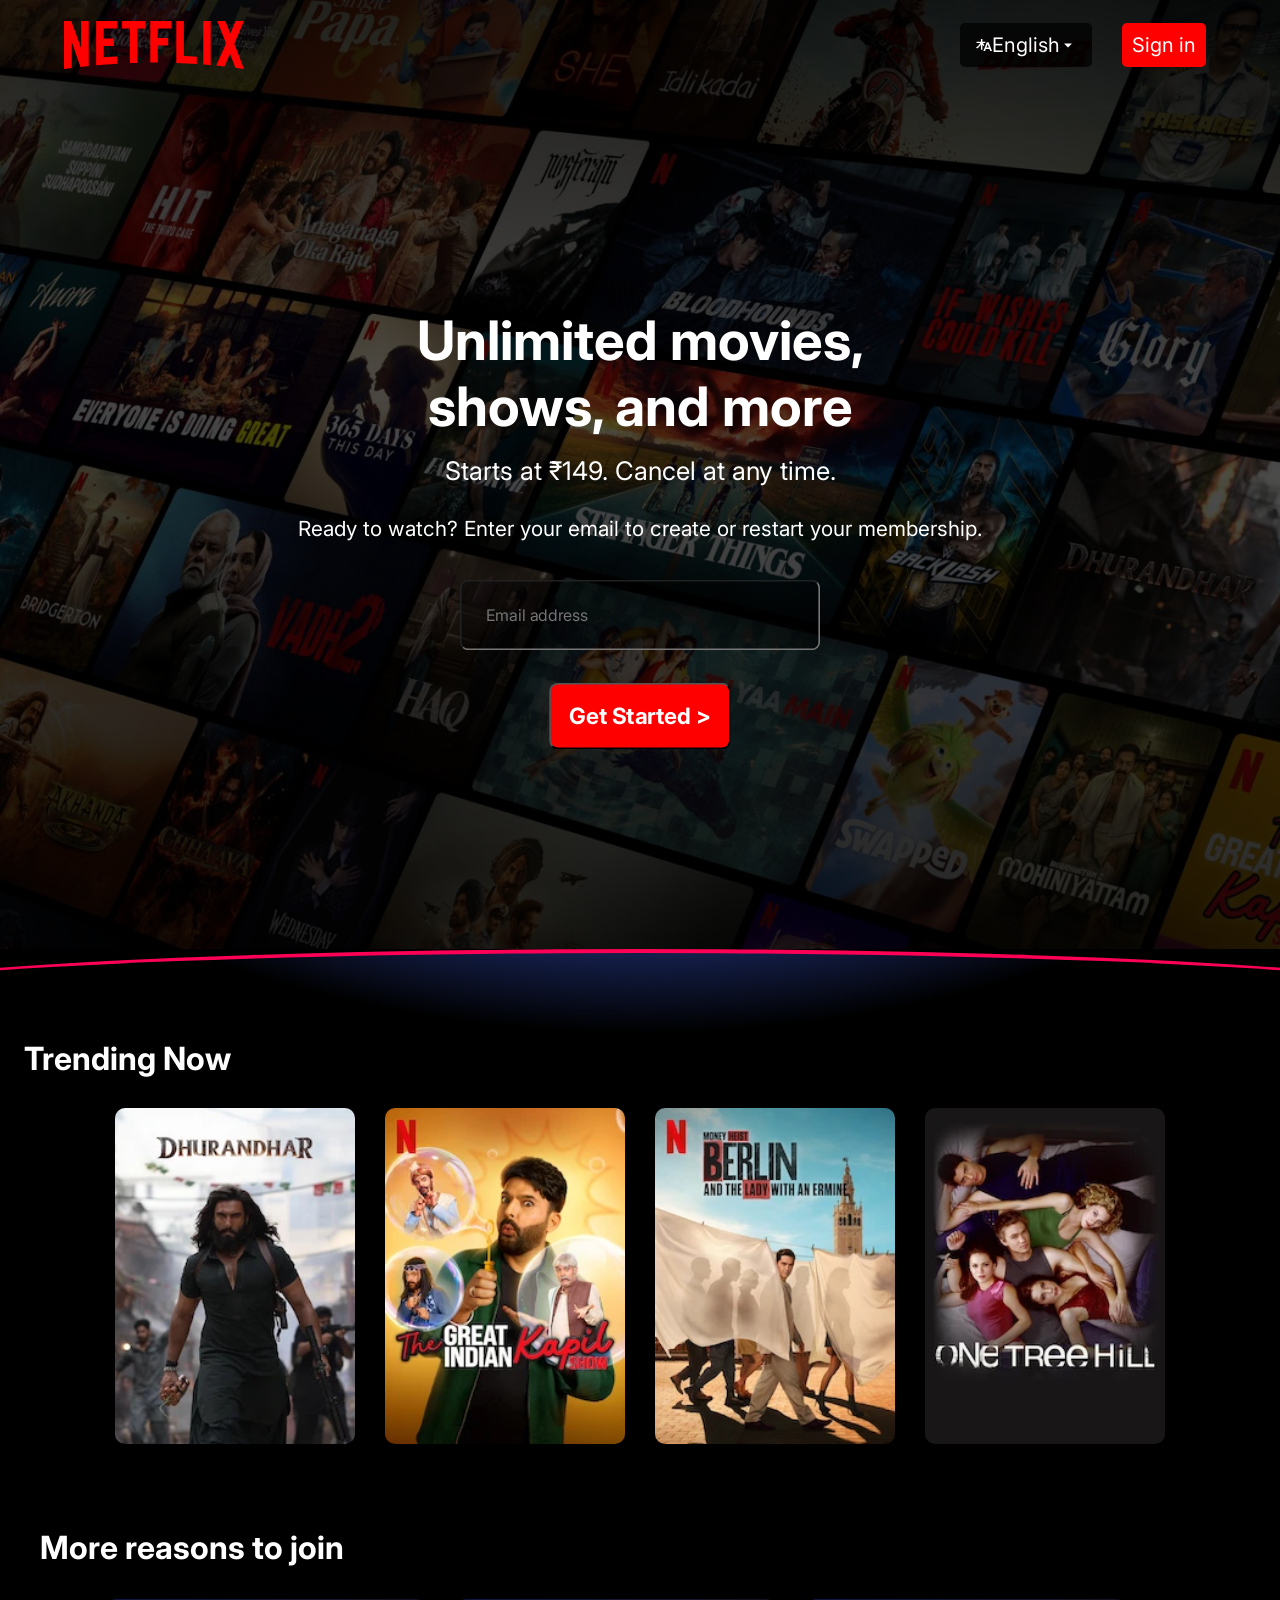
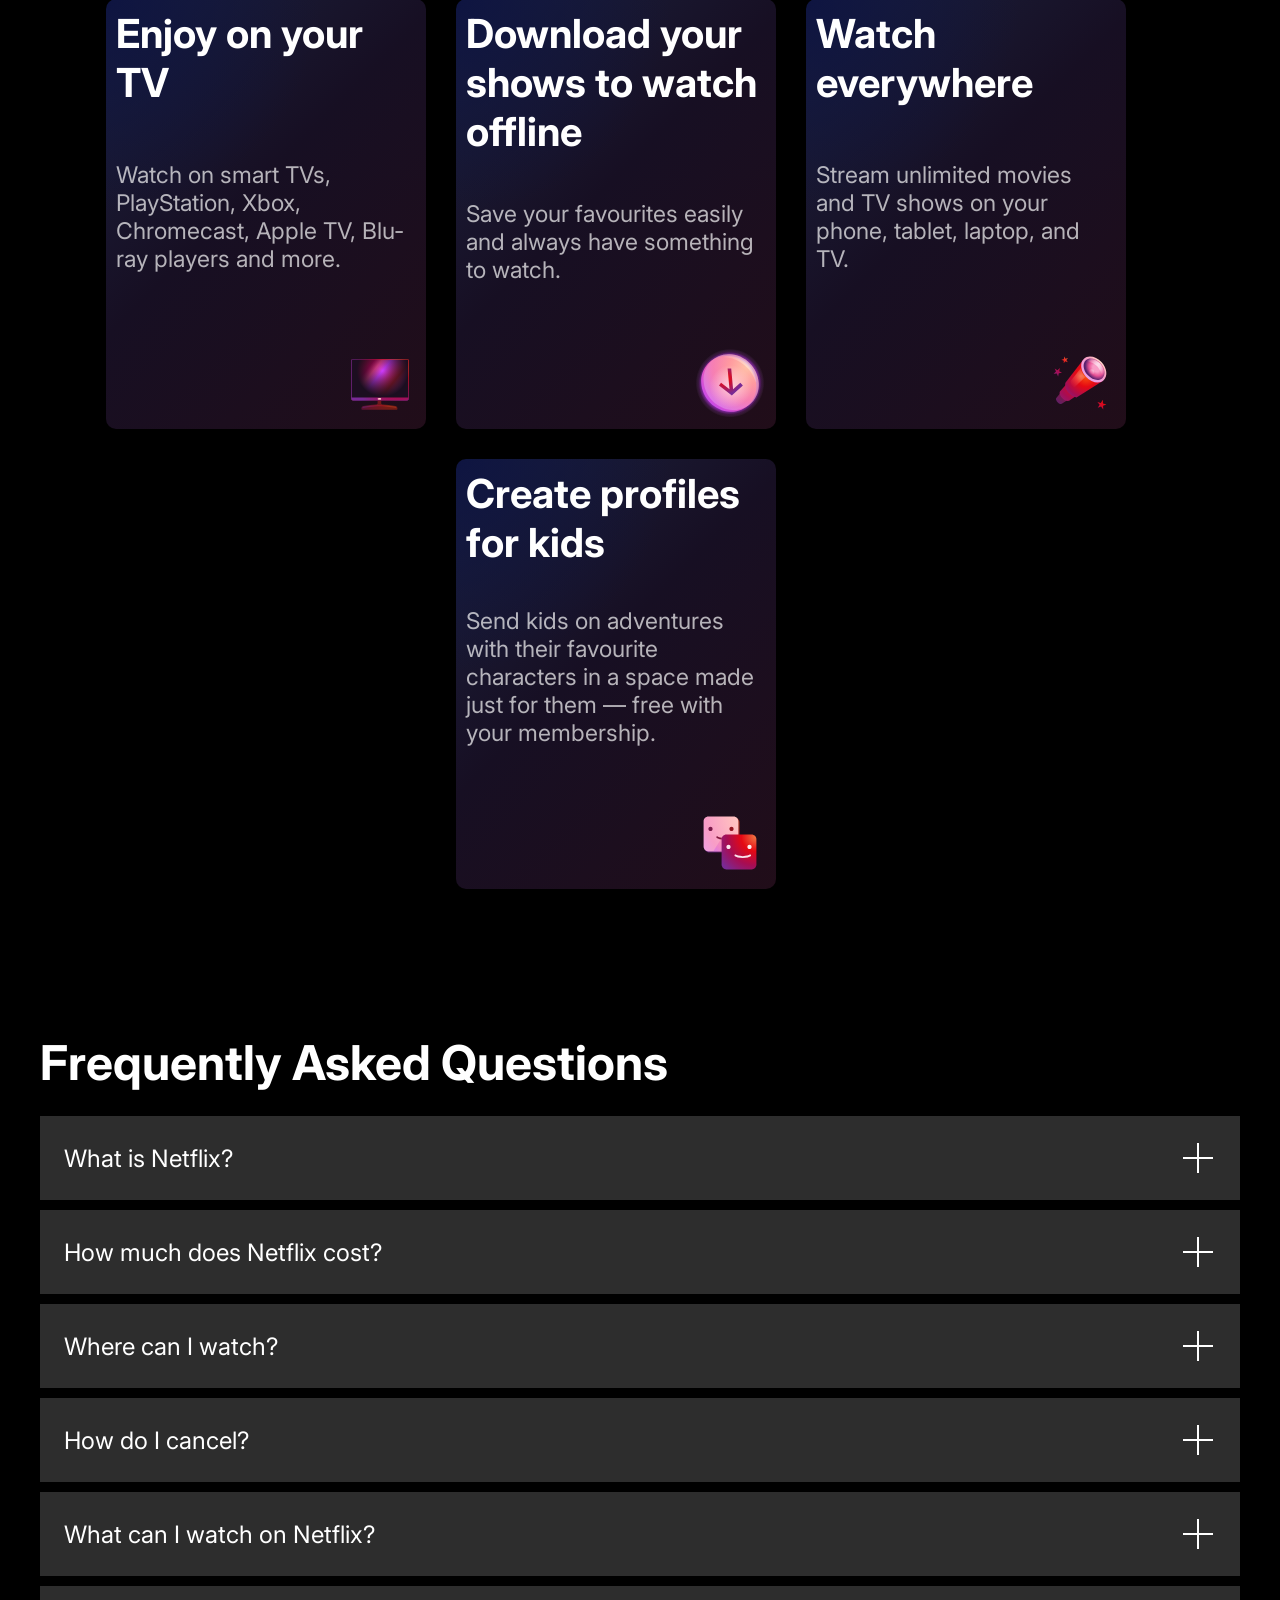
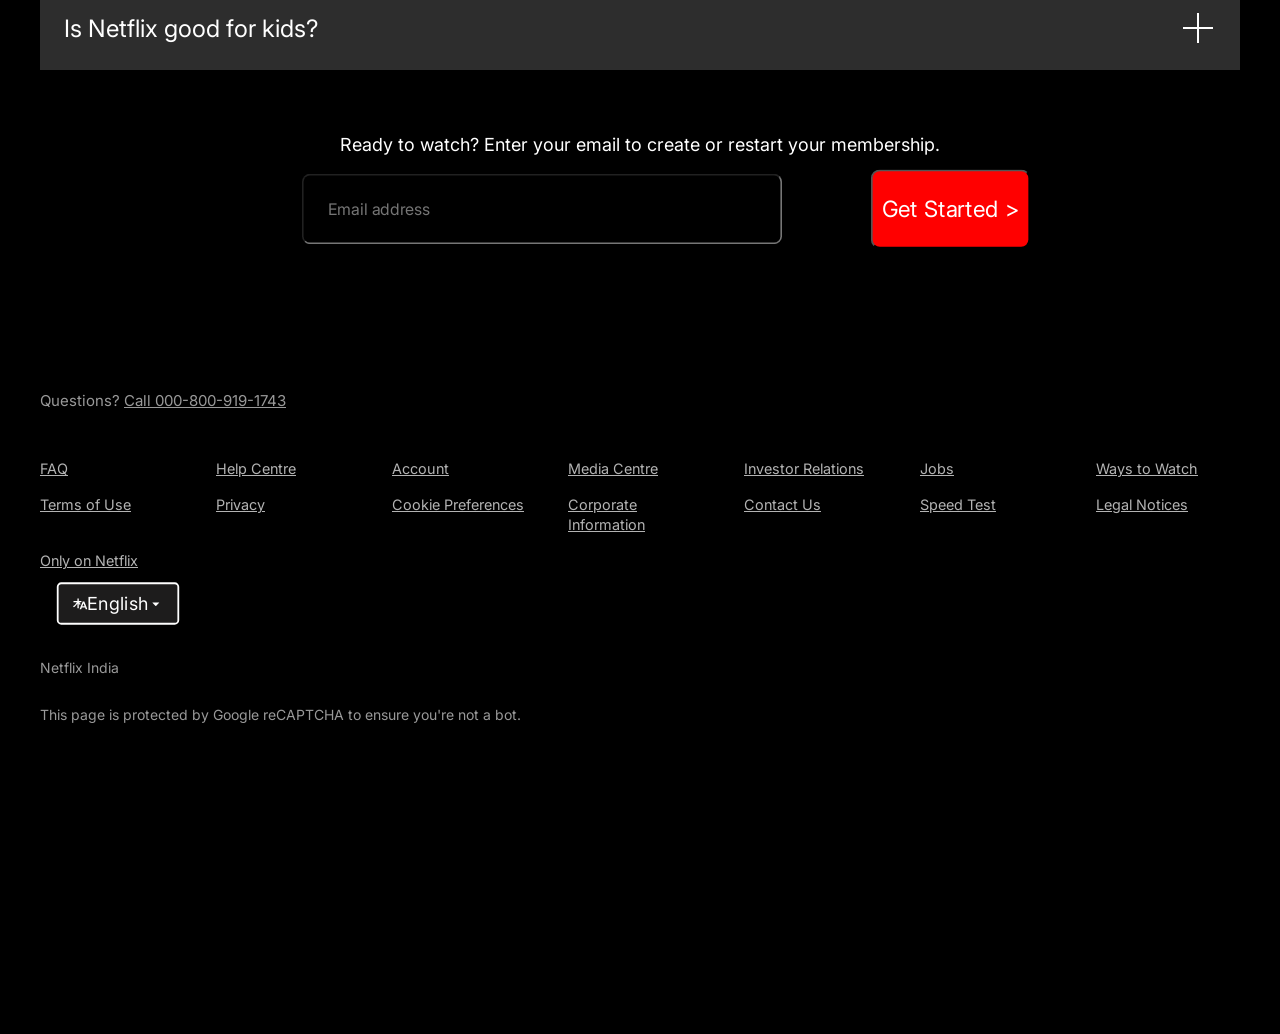
<file: index.html>
<!DOCTYPE html>
<html lang="en">
<head>
    <meta charset="UTF-8">
    <meta name="viewport" content="width=device-width, initial-scale=1.0">
    <title>Netflix India - Watch Shows Online, Watch Movies Online</title>
    <link rel="icon" href="favicon.ico" type="image/x-icon">
    <link rel="stylesheet" href="style.css">
    <style>
    @import url('https://fonts.googleapis.com/css2?family=Fira+Sans:ital,wght@0,100;0,200;0,300;0,400;0,500;0,600;0,700;0,800;0,900;1,100;1,200;1,300;1,400;1,500;1,600;1,700;1,800;1,900&family=Inter:ital,opsz,wght@0,14..32,100..900;1,14..32,100..900&family=Poppins:ital,wght@0,100;0,200;0,300;0,400;0,500;0,600;0,700;0,800;0,900;1,100;1,200;1,300;1,400;1,500;1,600;1,700;1,800;1,900&family=Roboto:ital,wght@0,100..900;1,100..900&display=swap');
    </style>
</head>
<body>
    <div class="background">
        <div class="box">
            <div class="nav">
                <div class="left"><img src="Assets/logo (1).svg"></div>
                <div class="right">
                    <button class="eng">
                        <svg viewBox="0 0 16 16" width="16" height="16" data-icon="LanguagesSmall" data-icon-id=":R8pbaml6lalalalb96:" aria-hidden="true" xmlns="http://www.w3.org/2000/svg" fill="none" role="img"><path fill="currentColor" fill-rule="evenodd" d="M10.77 5.33 10.5 6 9.34 8.94l-.57 1.44L7.33 14h1.78l.73-1.97h3.58l.74 1.97H16l-3.43-8.67zm-.15 4.6-.24.63h2.51l-1.26-3.35zm-1.1-5.09.1-.19h-3.2V2h-1.5v2.65H.55V6h3.77A11 11 0 0 1 0 10.43c.33.28.81.8 1.05 1.16 1.5-.91 2.85-2.36 3.88-4.02v5.1h1.49V7.52q.6.95 1.33 1.8l.57-1.43a12 12 0 0 1-1.34-1.9h2.09z" clip-rule="evenodd"></path></svg>
                        <span class="lang-text">
                        English
                        </span>
                        <svg viewBox="0 0 16 16" width="16" height="16" data-icon="CaretDownSmall" data-icon-id=":R9pbaml6lalalalb96:" aria-hidden="true" xmlns="http://www.w3.org/2000/svg" fill="none" role="img"><path fill="currentColor" fill-rule="evenodd" d="M11.6 6.5c.15 0 .22.18.12.28l-3.48 3.48a.33.33 0 0 1-.48 0L4.28 6.78a.17.17 0 0 1 .12-.28z" clip-rule="evenodd"></path></svg>
                    </button>
                    <button class="signin" onclick="window.location.href='signin.html'">Sign in</button>
                </div>
            </div>
            <div class="middle">
            <div class="body">
                <div class="heading1 main_text">
                <h1><b>Unlimited movies,</b></h1>
                </div>
                <div class="heading2 main_text">
                    <h1><b>shows, and more</b></h1>
               </div>
                <div class="text1">Starts at ₹149. Cancel at any time.</div>
                <div class="text2">
                    <p>Ready to watch? Enter your email to create or restart your membership.</p>
                </div>
                <div class="inputs">
                    <input type="email" placeholder="Email address" class="mail">
                    <button class="start"><b>Get Started ></b></button>
                </div>
            </div>
            </div>
            <div class="divider"></div>
        </div>
    </div>
    <div class="section2">
        <div class="trending">
        <h2 class="trends">Trending Now</h2>
        <ul class="posters" type="none">
            <li><img src="Assets/imgs/Dhurandar.webp" alt=""></li>
            <li><img src="Assets/imgs/Kapil show.webp" alt=""></li>
            <li><img src="Assets/imgs/Berlin.webp" alt=""></li>
            <li><img src="Assets/imgs/One Tree Hill.webp" alt=""></li>
        </ul>
        </div>
        <div class="heading3">
           <h2 class="reasons">More reasons to join</h2>
           <ul class="about" type="none">
            <li class="tv">
                <div class="card">
                  <h3>Enjoy on your TV</h3> 
                  <p>Watch on smart TVs, PlayStation, Xbox, Chromecast, Apple TV, Blu-ray players and more.</p>
                  <div>
                    <svg width="72" height="72" viewBox="0 0 72 72" fill="none"><g id="television-core-small"><path id="Vector" fill-rule="evenodd" clip-rule="evenodd" d="M37.2 53.3992C37.2 52.7365 36.6628 52.1992 36 52.1992H34.8C34.1373 52.1992 33.6 52.7365 33.6 53.3992V56.2636C33.6 56.9129 33.0834 57.4433 32.4347 57.4739C30.3013 57.5744 28.1719 57.7834 26.0546 58.1011L19.444 59.0926C18.2692 59.2688 17.4 60.2782 17.4 61.4662V62.0992C17.4 62.4304 17.6686 62.6992 18 62.6992H52.8C53.1314 62.6992 53.4 62.4304 53.4 62.0992V61.4662C53.4 60.2782 52.5309 59.2688 51.3561 59.0926L44.7454 58.1011C42.6282 57.7834 40.4987 57.5744 38.3653 57.4739C37.7167 57.4433 37.2 56.9129 37.2 56.2636V53.3992Z" fill="url(#paint0_radial_5179_1308)"></path><path id="Vector_2" d="M18.6 60.7388C18.6 60.2306 18.9587 59.796 19.4602 59.711C22.0196 59.2775 29.7585 58.0508 35.4 58.0508C41.0415 58.0508 48.7804 59.2775 51.3398 59.711C51.8412 59.796 52.2 60.2306 52.2 60.7388C52.2 60.902 52.0575 61.0268 51.8967 61.0004C50.1219 60.707 40.9704 59.2409 35.4 59.2409C29.8295 59.2409 20.678 60.707 18.9033 61.0004C18.7425 61.0268 18.6 60.902 18.6 60.7388Z" fill="url(#paint1_radial_5179_1308)"></path><path id="Vector_3" d="M63 12H8.99995C8.00584 12 7.19995 12.8059 7.19995 13.8V51.6C7.19995 52.5941 8.00584 53.4 8.99995 53.4H63C63.9941 53.4 64.8 52.5941 64.8 51.6V13.8C64.8 12.8059 63.9941 12 63 12Z" fill="url(#paint2_linear_5179_1308)"></path><path id="Vector_4" d="M63 12H8.99995C8.00584 12 7.19995 12.8059 7.19995 13.8V51.6C7.19995 52.5941 8.00584 53.4 8.99995 53.4H63C63.9941 53.4 64.8 52.5941 64.8 51.6V13.8C64.8 12.8059 63.9941 12 63 12Z" fill="url(#paint3_radial_5179_1308)"></path><path id="Vector_5" fill-rule="evenodd" clip-rule="evenodd" d="M8.99995 12.6H63C63.663 12.6 64.2 13.1372 64.2 13.8V50.4H7.79995V13.8C7.79995 13.1372 8.33719 12.6 8.99995 12.6ZM7.19995 50.4V13.8C7.19995 12.8059 8.00581 12 8.99995 12H63C63.9942 12 64.8 12.8059 64.8 13.8V50.4V51.6C64.8 52.5941 63.9942 53.4 63 53.4H8.99995C8.00581 53.4 7.19995 52.5941 7.19995 51.6V50.4Z" fill="url(#paint4_radial_5179_1308)"></path><path id="Vector_6" d="M35.4 52.8C36.3941 52.8 37.2 52.3971 37.2 51.9C37.2 51.4029 36.3941 51 35.4 51C34.4059 51 33.6 51.4029 33.6 51.9C33.6 52.3971 34.4059 52.8 35.4 52.8Z" fill="url(#paint5_radial_5179_1308)"></path></g><defs><radialGradient id="paint0_radial_5179_1308" cx="0" cy="0" r="1" gradientUnits="userSpaceOnUse" gradientTransform="translate(50.3269 49.3723) rotate(118.526) scale(55.1579 46.2871)"><stop stop-color="#802600"></stop><stop offset="0.333333" stop-color="#6F181D"></stop><stop offset="0.666667" stop-color="#5B1333"></stop><stop offset="1" stop-color="#391945"></stop></radialGradient><radialGradient id="paint1_radial_5179_1308" cx="0" cy="0" r="1" gradientUnits="userSpaceOnUse" gradientTransform="translate(48.1077 53.6128) rotate(158.116) scale(32.7275 42.219)"><stop stop-color="#99421D"></stop><stop offset="0.333333" stop-color="#99161D"></stop><stop offset="0.666667" stop-color="#7D1845"></stop><stop offset="1" stop-color="#59216E"></stop></radialGradient><linearGradient id="paint2_linear_5179_1308" x1="10.4727" y1="14.9572" x2="56.1755" y2="51.4814" gradientUnits="userSpaceOnUse"><stop stop-color="#99161D"></stop><stop offset="0.245283" stop-color="#CA005B"></stop><stop offset="0.346698" stop-color="#FF479A"></stop><stop offset="0.46934" stop-color="#CC3CFF"></stop><stop offset="0.735849" stop-color="#BC1A22"></stop><stop offset="1" stop-color="#C94FF5"></stop></linearGradient><radialGradient id="paint3_radial_5179_1308" cx="0" cy="0" r="1" gradientUnits="userSpaceOnUse" gradientTransform="translate(38.6181 23.8286) rotate(90) scale(25.9571 25.8545)"><stop stop-color="#1C0E20" stop-opacity="0"></stop><stop offset="1" stop-color="#1C0E20"></stop></radialGradient><radialGradient id="paint4_radial_5179_1308" cx="0" cy="0" r="1" gradientUnits="userSpaceOnUse" gradientTransform="translate(54 20.1938) rotate(144.293) scale(47.2897 44.8232)"><stop stop-color="#EF7744"></stop><stop offset="0.333333" stop-color="#E50914"></stop><stop offset="0.666667" stop-color="#A70D53"></stop><stop offset="1" stop-color="#792A95"></stop></radialGradient><radialGradient id="paint5_radial_5179_1308" cx="0" cy="0" r="1" gradientUnits="userSpaceOnUse" gradientTransform="translate(36.525 51.3562) rotate(135) scale(4.58735)"><stop stop-color="#FFDCCC"></stop><stop offset="0.333333" stop-color="#FFBDC0"></stop><stop offset="0.666667" stop-color="#F89DC6"></stop><stop offset="1" stop-color="#E4A1FA"></stop></radialGradient></defs></svg>
                  </div> 
                </div>
            </li>
            <li class="donwload">
                <div class="card">
                  <h3>Download your shows to watch offline</h3> 
                  <p>Save your favourites easily and always have something to watch.</p>
                  <div>
                    <svg width="72" height="72" viewBox="0 0 72 72" fill="none"><g id="download-core-small"><path id="Vector" d="M36 70.2008C54.8882 70.2008 70.2001 54.8889 70.2001 36.0008C70.2001 17.1126 54.8882 1.80078 36 1.80078C17.1119 1.80078 1.80005 17.1126 1.80005 36.0008C1.80005 54.8889 17.1119 70.2008 36 70.2008Z" fill="url(#paint0_radial_5179_7940)"></path><path id="Vector_2" opacity="0.4" d="M64.7658 36.195C65.5206 51.5916 53.7908 63.5824 38.5668 62.977C23.3428 62.3722 10.3893 49.4 9.63446 34.0034C8.87954 18.6068 20.6091 6.61594 35.8331 7.22116C51.0571 7.82638 64.0104 20.7984 64.7658 36.195Z" fill="url(#paint1_radial_5179_7940)"></path><path id="Vector_3" d="M62.3657 37.9958C63.1205 53.3924 51.3908 65.3832 36.1668 64.7778C20.9428 64.173 7.9893 51.2008 7.23444 35.8041C6.47952 20.4075 18.2091 8.41672 33.4331 9.02194C48.6571 9.62716 61.6103 22.5992 62.3657 37.9958Z" fill="url(#paint2_radial_5179_7940)"></path><path id="Vector_4" opacity="0.5" d="M64.7658 36.195C65.5206 51.5916 53.7908 63.5824 38.5668 62.977C23.3428 62.3722 10.3893 49.4 9.63446 34.0034C8.87954 18.6068 20.6091 6.61594 35.8331 7.22116C51.0571 7.82638 64.0104 20.7984 64.7658 36.195Z" fill="url(#paint3_radial_5179_7940)"></path><path id="Vector_5" opacity="0.6" d="M36.9 60.6C48.6636 60.6 58.2 51.0637 58.2 39.3C58.2 27.5363 48.6636 18 36.9 18C25.1363 18 15.6 27.5363 15.6 39.3C15.6 51.0637 25.1363 60.6 36.9 60.6Z" fill="url(#paint4_radial_5179_7940)"></path><path id="Vector_6" fill-rule="evenodd" clip-rule="evenodd" d="M39.0849 42.2727L46.3387 35.76L48.8945 38.5142L38.9118 47.477L37.8466 48.4333L36.6071 47.477L24.9899 38.5142L27.0434 35.76L35.4849 42.2727L33.6 21.6016H37.2L39.0849 42.2727Z" fill="url(#paint5_radial_5179_7940)"></path><path id="Vector_7" opacity="0.4" fill-rule="evenodd" clip-rule="evenodd" d="M61.6566 34.9618C61.7832 35.3893 62.391 35.3233 62.3694 34.878C61.6962 21.1369 50.1509 9.55975 36.5817 9.01957C34.4606 8.93515 32.4155 9.12541 30.4772 9.55909C30.0745 9.64915 30.1575 10.2082 30.5697 10.2246C45.0094 10.7979 57.6246 21.2971 61.6566 34.9618Z" fill="url(#paint6_radial_5179_7940)"></path></g><defs><radialGradient id="paint0_radial_5179_7940" cx="0" cy="0" r="1" gradientUnits="userSpaceOnUse" gradientTransform="translate(36.0001 36.1837) rotate(-90) scale(34.3829)"><stop offset="0.782019" stop-color="#982DBE"></stop><stop offset="0.906819" stop-color="#B038DC" stop-opacity="0.2"></stop><stop offset="1" stop-color="#E4A1FA" stop-opacity="0"></stop></radialGradient><radialGradient id="paint1_radial_5179_7940" cx="0" cy="0" r="1" gradientUnits="userSpaceOnUse" gradientTransform="translate(52.9937 20.0992) rotate(135) scale(49.9836)"><stop stop-color="#FFDCCC"></stop><stop offset="0.333333" stop-color="#FFBDC0"></stop><stop offset="0.666667" stop-color="#F89DC6"></stop><stop offset="1" stop-color="#E4A1FA"></stop></radialGradient><radialGradient id="paint2_radial_5179_7940" cx="0" cy="0" r="1" gradientUnits="userSpaceOnUse" gradientTransform="translate(52.7999 19.6937) rotate(135) scale(53.1037)"><stop stop-color="#FFA984"></stop><stop offset="0.333333" stop-color="#FF787F"></stop><stop offset="0.666667" stop-color="#F45FA2"></stop><stop offset="1" stop-color="#C44AF1"></stop></radialGradient><radialGradient id="paint3_radial_5179_7940" cx="0" cy="0" r="1" gradientUnits="userSpaceOnUse" gradientTransform="translate(52.9937 20.0992) rotate(135) scale(49.9836)"><stop stop-color="#FFDCCC"></stop><stop offset="0.333333" stop-color="#FFBDC0"></stop><stop offset="0.666667" stop-color="#F89DC6"></stop><stop offset="1" stop-color="#E4A1FA"></stop></radialGradient><radialGradient id="paint4_radial_5179_7940" cx="0" cy="0" r="1" gradientUnits="userSpaceOnUse" gradientTransform="translate(36.9 39.3) scale(21.3)"><stop stop-color="white"></stop><stop offset="1" stop-color="white" stop-opacity="0"></stop></radialGradient><radialGradient id="paint5_radial_5179_7940" cx="0" cy="0" r="1" gradientUnits="userSpaceOnUse" gradientTransform="translate(31.2 32.1016) rotate(39.5226) scale(15.5567)"><stop stop-color="#EF7744"></stop><stop offset="0.2406" stop-color="#E50914"></stop><stop offset="1" stop-color="#792A95"></stop></radialGradient><radialGradient id="paint6_radial_5179_7940" cx="0" cy="0" r="1" gradientUnits="userSpaceOnUse" gradientTransform="translate(50.7 21.3) rotate(-180) scale(30)"><stop stop-color="white"></stop><stop offset="1" stop-color="white" stop-opacity="0"></stop></radialGradient></defs></svg>
                  </div> 
                </div>
            </li>
            <li class="watch">
                <div class="card">
                 <h3>Watch everywhere</h3> 
                 <p>Stream unlimited movies and TV shows on your phone, tablet, laptop, and TV.</p>
                 <div>
                    <svg width="72" height="72" viewBox="0 0 72 72" fill="none"><g id="telescope-core-small"><path id="Vector" d="M24.0492 36.6016L33.6 46.3898L17.8029 56.8633C17.8029 56.8633 15.8891 57.6983 13.625 55.2638C11.361 52.8293 12.1235 51.238 12.1235 51.238L24.0492 36.6016Z" fill="url(#paint0_radial_5179_1664)"></path><path id="Vector_2" d="M25.0344 34.1992L36 46.151L25.0616 53.8043C25.0616 53.8043 21.8289 55.0984 18.0987 51.0172C14.3686 46.9358 15.9198 44.5105 15.9198 44.5105L25.0344 34.1992Z" fill="url(#paint1_radial_5179_1664)"></path><path id="Vector_3" d="M39 13.0195L59.1 33.6788L32.5325 50.4142C32.5325 50.4142 28.7459 50.2552 24.3978 45.4897C20.0498 40.7243 21.4096 35.8101 21.4096 35.8101L39 13.0195Z" fill="url(#paint2_radial_5179_1664)"></path><path id="Vector_4" d="M57.6709 15.3516C63.1044 21.2807 63.9858 29.2883 59.6386 33.2371C55.2916 37.186 47.3628 35.5806 41.9292 29.6515C36.4954 23.7224 35.6145 15.7148 39.9615 11.766C44.3084 7.81716 52.2372 9.42252 57.6709 15.3516Z" fill="url(#paint3_radial_5179_1664)"></path><path id="Vector_5" d="M58.3787 31.255C54.8121 34.5032 48.2143 33.0817 43.6421 28.0798C39.07 23.078 38.2547 16.39 41.8213 13.1419C45.3879 9.89364 51.9857 11.3152 56.5579 16.3171C61.1298 21.3189 61.9452 28.0069 58.3787 31.255Z" fill="url(#paint4_radial_5179_1664)"></path><path id="Vector_6" opacity="0.85" d="M59.6783 28.823C60.576 24.1785 59.6544 20.5934 56.1603 16.6199C52.6662 12.6464 47.3508 10.8657 43.7796 12.7598C39.371 15.098 48.3734 13.5961 53.4577 19.5815C57.8259 24.724 58.8516 33.1009 59.6783 28.823Z" fill="url(#paint5_radial_5179_1664)"></path><path id="Vector_7" opacity="0.4" d="M50.3979 25.2452C50.4549 26.7239 49.2932 27.7677 47.8032 27.5766C46.3131 27.3856 45.059 26.032 45.002 24.5532C44.945 23.0745 46.1067 22.0307 47.5968 22.2218C49.0868 22.4128 50.341 23.7664 50.3979 25.2452Z" fill="url(#paint6_radial_5179_1664)"></path><path id="Vector_8" opacity="0.6" d="M36.9217 21.0039L26.4258 34.3627C26.3297 36.4604 28.2903 39.5534 30.0334 40.8344L41.2345 29.9105C39.6 28.2005 36.9591 24.1025 36.9217 21.0039Z" fill="url(#paint7_radial_5179_1664)"></path><path id="Vector_9" fill-rule="evenodd" clip-rule="evenodd" d="M20.0576 9.60156L21.479 11.7187L24 11.0654L22.3575 13.0272L23.7789 15.1444L21.3424 14.2397L19.7 16.2016L19.8365 13.6806L17.4 12.7759L19.9209 12.1225L20.0576 9.60156ZM58.776 52.8016L58.9623 56.4685L62.4 57.4188L59.0774 58.7347L59.2637 62.4016L57.0239 59.548L53.7014 60.8638L55.6397 57.7843L53.4 54.9307L56.8377 55.8811L58.776 52.8016ZM15.206 24.2101L15.8768 21.0016L13.4793 23.1964L10.6853 21.5563L11.9975 24.553L9.59998 26.7478L12.8085 26.405L14.1207 29.4016L14.7915 26.1931L18 25.8502L15.206 24.2101Z" fill="url(#paint8_linear_5179_1664)"></path></g><defs><radialGradient id="paint0_radial_5179_1664" cx="0" cy="0" r="1" gradientUnits="userSpaceOnUse" gradientTransform="translate(36.6875 32.7016) rotate(135) scale(34.9134)"><stop stop-color="#99421D"></stop><stop offset="0.333333" stop-color="#99161D"></stop><stop offset="0.666667" stop-color="#7D1845"></stop><stop offset="1" stop-color="#59216E"></stop></radialGradient><radialGradient id="paint1_radial_5179_1664" cx="0" cy="0" r="1" gradientUnits="userSpaceOnUse" gradientTransform="translate(42.5937 27.2992) rotate(135) scale(44.5477 44.5279)"><stop stop-color="#EF7744"></stop><stop offset="0.333333" stop-color="#E50914"></stop><stop offset="0.666667" stop-color="#A70D53"></stop><stop offset="1" stop-color="#792A95"></stop></radialGradient><radialGradient id="paint2_radial_5179_1664" cx="0" cy="0" r="1" gradientUnits="userSpaceOnUse" gradientTransform="translate(42.3 29.106) rotate(135) scale(31.8127)"><stop stop-color="#FB540D"></stop><stop offset="0.333333" stop-color="#E50914"></stop><stop offset="0.666667" stop-color="#A70D53"></stop><stop offset="1" stop-color="#792A95"></stop></radialGradient><radialGradient id="paint3_radial_5179_1664" cx="0" cy="0" r="1" gradientUnits="userSpaceOnUse" gradientTransform="translate(57.675 14.7078) rotate(134.326) scale(24.0433 24.0367)"><stop stop-color="#FFDCCC"></stop><stop offset="0.333333" stop-color="#FFBDC0"></stop><stop offset="0.666667" stop-color="#F89DC6"></stop><stop offset="1" stop-color="#E4A1FA"></stop></radialGradient><radialGradient id="paint4_radial_5179_1664" cx="0" cy="0" r="1" gradientUnits="userSpaceOnUse" gradientTransform="translate(52.1305 21.273) rotate(141.875) scale(9.87138 12.8159)"><stop offset="0.307292" stop-color="#F89DC6"></stop><stop offset="0.645392" stop-color="#E75094"></stop><stop offset="1" stop-color="#59216E"></stop></radialGradient><radialGradient id="paint5_radial_5179_1664" cx="0" cy="0" r="1" gradientUnits="userSpaceOnUse" gradientTransform="translate(55.8 15.6) rotate(135) scale(13.1522)"><stop stop-color="white"></stop><stop offset="1" stop-color="white" stop-opacity="0"></stop></radialGradient><radialGradient id="paint6_radial_5179_1664" cx="0" cy="0" r="1" gradientUnits="userSpaceOnUse" gradientTransform="translate(49.2362 22.9648) rotate(131.079) scale(5.08644 6.006)"><stop stop-color="white"></stop><stop offset="1" stop-color="white" stop-opacity="0"></stop></radialGradient><radialGradient id="paint7_radial_5179_1664" cx="0" cy="0" r="1" gradientUnits="userSpaceOnUse" gradientTransform="translate(36.8758 29.1353) rotate(137.622) scale(13.5764)"><stop stop-color="#FFA984"></stop><stop offset="1" stop-color="#F7636B" stop-opacity="0"></stop></radialGradient><linearGradient id="paint8_linear_5179_1664" x1="44.65" y1="27.9016" x2="24.25" y2="48.3016" gradientUnits="userSpaceOnUse"><stop stop-color="#EF7744"></stop><stop offset="0.333333" stop-color="#E50914"></stop><stop offset="0.666667" stop-color="#A70D53"></stop><stop offset="1" stop-color="#792A95"></stop></linearGradient></defs></svg>
                 </div>  
                </div>
            </li>
            <li class="profiles">
                <div class="card">
                 <h3>Create profiles for kids</h3> 
                 <p>Send kids on adventures with their favourite characters in a space made just for them — free with your membership.</p>
                 <div>
                    <svg width="72" height="72" viewBox="0 0 72 72" fill="none"><g id="profiles-core-small"><path id="Vector" d="M10.8 15.6008C10.8 12.9499 12.949 10.8008 15.5999 10.8008H40.8C43.4509 10.8008 45.6 12.9498 45.6 15.6008V40.8007C45.6 43.4516 43.4509 45.6007 40.8 45.6007H15.6C12.949 45.6007 10.8 43.4517 10.8 40.8007V15.6008Z" fill="url(#paint0_radial_5179_7919)"></path><path id="Vector_2" d="M9.59998 14.4016C9.59998 11.7506 11.749 9.60162 14.4 9.60156H39.6C42.251 9.60156 44.4 11.7506 44.4 14.4016V39.6015C44.4 42.2525 42.251 44.4015 39.6 44.4015H14.4C11.749 44.4016 9.59998 42.2525 9.59998 39.6015V14.4016Z" fill="url(#paint1_radial_5179_7919)"></path><path id="Vector_3" d="M18.6 21.9008C18.6 23.0606 17.6598 24.0008 16.5 24.0008C15.3402 24.0008 14.4 23.0606 14.4 21.9008C14.4 20.741 15.3402 19.8008 16.5 19.8008C17.6598 19.8008 18.6 20.741 18.6 21.9008Z" fill="url(#paint2_radial_5179_7919)"></path><path id="Vector_4" d="M39.6 21.9008C39.6 23.0606 38.6598 24.0008 37.5 24.0008C36.3402 24.0008 35.4 23.0606 35.4 21.9008C35.4 20.741 36.3402 19.8008 37.5 19.8008C38.6598 19.8008 39.6 20.741 39.6 21.9008Z" fill="url(#paint3_radial_5179_7919)"></path><path id="Vector_5" d="M23.6713 29.4501C23.2437 29.1967 22.6917 29.3379 22.4383 29.7655C22.1848 30.1932 22.3261 30.7452 22.7537 30.9986C23.8254 31.6337 26.769 32.7744 30.6375 32.7744C34.506 32.7744 37.4497 31.6337 38.5213 30.9986C38.949 30.7452 39.0902 30.1932 38.8368 29.7655C38.5834 29.3379 38.0313 29.1967 37.6037 29.4501C36.8191 29.9151 34.194 30.9744 30.6375 30.9744C27.081 30.9744 24.456 29.9151 23.6713 29.4501Z" fill="url(#paint4_radial_5179_7919)"></path><path id="Vector_6" opacity="0.35" d="M19.2 44.4016H28.2L32.4 27.6016C30.2787 28.1801 28.4542 29.5387 27.2921 31.4053L19.2 44.4016Z" fill="url(#paint5_radial_5179_7919)"></path><path id="Vector_7" d="M27.6 32.4016C27.6 29.7506 29.749 27.6016 32.4 27.6016L57.6 27.6016C60.2508 27.6016 62.4 29.7506 62.4 32.4016V57.6015C62.4 60.2524 60.2508 62.4016 57.6 62.4016H32.4C29.749 62.4016 27.6 60.2524 27.6 57.6016V32.4016Z" fill="url(#paint6_radial_5179_7919)"></path><path id="Vector_8" d="M36.6 39.9008C36.6 41.0606 35.6598 42.0008 34.5 42.0008C33.3402 42.0008 32.4 41.0606 32.4 39.9008C32.4 38.741 33.3402 37.8008 34.5 37.8008C35.6598 37.8008 36.6 38.741 36.6 39.9008Z" fill="url(#paint7_radial_5179_7919)"></path><path id="Vector_9" d="M57.6 39.9008C57.6 41.0606 56.6598 42.0008 55.5 42.0008C54.3402 42.0008 53.4 41.0606 53.4 39.9008C53.4 38.741 54.3402 37.8008 55.5 37.8008C56.6598 37.8008 57.6 38.741 57.6 39.9008Z" fill="url(#paint8_radial_5179_7919)"></path><path id="Vector_10" d="M41.8213 47.6025C41.3937 47.349 40.8416 47.4903 40.5882 47.9179C40.3348 48.3455 40.476 48.8976 40.9037 49.1509C41.9753 49.786 44.919 50.9267 48.7875 50.9267C52.656 50.9267 55.5996 49.786 56.6713 49.1509C57.0989 48.8976 57.2402 48.3455 56.9867 47.9179C56.7333 47.4903 56.1813 47.349 55.7537 47.6025C54.969 48.0674 52.344 49.1267 48.7875 49.1267C45.231 49.1267 42.6059 48.0674 41.8213 47.6025Z" fill="url(#paint9_radial_5179_7919)"></path></g><defs><radialGradient id="paint0_radial_5179_7919" cx="0" cy="0" r="1" gradientUnits="userSpaceOnUse" gradientTransform="translate(39.075 17.6882) rotate(135) scale(32.8097)"><stop stop-color="#99421D"></stop><stop offset="0.333333" stop-color="#99161D"></stop><stop offset="0.666667" stop-color="#7D1845"></stop><stop offset="1" stop-color="#59216E"></stop></radialGradient><radialGradient id="paint1_radial_5179_7919" cx="0" cy="0" r="1" gradientUnits="userSpaceOnUse" gradientTransform="translate(62.4 8.70157) rotate(133.87) scale(75.3216)"><stop stop-color="#FFDCCC"></stop><stop offset="0.333333" stop-color="#FFBDC0"></stop><stop offset="0.666667" stop-color="#F89DC6"></stop><stop offset="1" stop-color="#E4A1FA"></stop></radialGradient><radialGradient id="paint2_radial_5179_7919" cx="0" cy="0" r="1" gradientUnits="userSpaceOnUse" gradientTransform="translate(60.3 11.1008) rotate(133.939) scale(68.7426 55.9547)"><stop stop-color="#99421D"></stop><stop offset="0.333333" stop-color="#99161D"></stop><stop offset="0.666667" stop-color="#7D1845"></stop><stop offset="1" stop-color="#59216E"></stop></radialGradient><radialGradient id="paint3_radial_5179_7919" cx="0" cy="0" r="1" gradientUnits="userSpaceOnUse" gradientTransform="translate(60.3 11.1008) rotate(133.939) scale(68.7426 55.9547)"><stop stop-color="#99421D"></stop><stop offset="0.333333" stop-color="#99161D"></stop><stop offset="0.666667" stop-color="#7D1845"></stop><stop offset="1" stop-color="#59216E"></stop></radialGradient><radialGradient id="paint4_radial_5179_7919" cx="0" cy="0" r="1" gradientUnits="userSpaceOnUse" gradientTransform="translate(60.3 11.0994) rotate(133.939) scale(68.7426 55.9548)"><stop stop-color="#99421D"></stop><stop offset="0.333333" stop-color="#99161D"></stop><stop offset="0.666667" stop-color="#7D1845"></stop><stop offset="1" stop-color="#59216E"></stop></radialGradient><radialGradient id="paint5_radial_5179_7919" cx="0" cy="0" r="1" gradientUnits="userSpaceOnUse" gradientTransform="translate(39.6 27.9016) rotate(135) scale(23.3345)"><stop stop-color="#FFA984"></stop><stop offset="0.333333" stop-color="#FF787F"></stop><stop offset="0.666667" stop-color="#F45FA2"></stop><stop offset="1" stop-color="#C44AF1"></stop></radialGradient><radialGradient id="paint6_radial_5179_7919" cx="0" cy="0" r="1" gradientUnits="userSpaceOnUse" gradientTransform="translate(61.8 29.7016) rotate(135) scale(43.2749)"><stop stop-color="#EF7744"></stop><stop offset="0.333333" stop-color="#E50914"></stop><stop offset="0.666667" stop-color="#A70D53"></stop><stop offset="1" stop-color="#792A95"></stop></radialGradient><radialGradient id="paint7_radial_5179_7919" cx="0" cy="0" r="1" gradientUnits="userSpaceOnUse" gradientTransform="translate(62.1 11.1008) rotate(137.146) scale(73.6614 60.3576)"><stop stop-color="#FFDCCC"></stop><stop offset="0.333333" stop-color="#FDF6F6"></stop><stop offset="0.666667" stop-color="#FADCE9"></stop><stop offset="1" stop-color="#E4A1FA"></stop></radialGradient><radialGradient id="paint8_radial_5179_7919" cx="0" cy="0" r="1" gradientUnits="userSpaceOnUse" gradientTransform="translate(62.1 11.1008) rotate(137.146) scale(73.6614 60.3576)"><stop stop-color="#FFDCCC"></stop><stop offset="0.333333" stop-color="#FDF6F6"></stop><stop offset="0.666667" stop-color="#FADCE9"></stop><stop offset="1" stop-color="#E4A1FA"></stop></radialGradient><radialGradient id="paint9_radial_5179_7919" cx="0" cy="0" r="1" gradientUnits="userSpaceOnUse" gradientTransform="translate(62.1 11.1017) rotate(137.146) scale(73.6614 60.3576)"><stop stop-color="#FFDCCC"></stop><stop offset="0.333333" stop-color="#FDF6F6"></stop><stop offset="0.666667" stop-color="#FADCE9"></stop><stop offset="1" stop-color="#E4A1FA"></stop></radialGradient></defs></svg>
                 </div>      
                </div>
            </li>
           </ul>
        </div>
    </div>
    <div class="section3">
        <h1 class="ques">Frequently Asked Questions</h1>
        <div class="questions">
            <div class="box2 onw">
                <h2>What is Netflix?</h2>
                <svg viewBox="0 0 36 36" width="36" height="36" data-icon="PlusLarge" data-icon-id=":R16lad3alalaanb96:" aria-hidden="true" class="default-ltr-iqcdef-cache-1uxeys2" xmlns="http://www.w3.org/2000/svg" fill="none" role="img"><path fill="currentColor" fill-rule="evenodd" d="M17 17V3h2v14h14v2H19v14h-2V19H3v-2z" clip-rule="evenodd"></path></svg>
            </div>
            <div class="box2 two">
                <h2>How much does Netflix cost?</h2>
                <svg viewBox="0 0 36 36" width="36" height="36" data-icon="PlusLarge" data-icon-id=":R16lad3alalaanb96:" aria-hidden="true" class="default-ltr-iqcdef-cache-1uxeys2" xmlns="http://www.w3.org/2000/svg" fill="none" role="img"><path fill="currentColor" fill-rule="evenodd" d="M17 17V3h2v14h14v2H19v14h-2V19H3v-2z" clip-rule="evenodd"></path></svg>
            </div>
            <div class="box2 three">
                <h2>Where can I watch?</h2>
                <svg viewBox="0 0 36 36" width="36" height="36" data-icon="PlusLarge" data-icon-id=":R16lad3alalaanb96:" aria-hidden="true" class="default-ltr-iqcdef-cache-1uxeys2" xmlns="http://www.w3.org/2000/svg" fill="none" role="img"><path fill="currentColor" fill-rule="evenodd" d="M17 17V3h2v14h14v2H19v14h-2V19H3v-2z" clip-rule="evenodd"></path></svg>
            </div>
            <div class="box2 four">
                <h2>How do I cancel?</h2>
                <svg viewBox="0 0 36 36" width="36" height="36" data-icon="PlusLarge" data-icon-id=":R16lad3alalaanb96:" aria-hidden="true" class="default-ltr-iqcdef-cache-1uxeys2" xmlns="http://www.w3.org/2000/svg" fill="none" role="img"><path fill="currentColor" fill-rule="evenodd" d="M17 17V3h2v14h14v2H19v14h-2V19H3v-2z" clip-rule="evenodd"></path></svg>
            </div>
            <div class="box2 five">
                <h2>What can I watch on Netflix?</h2>
                <svg viewBox="0 0 36 36" width="36" height="36" data-icon="PlusLarge" data-icon-id=":R16lad3alalaanb96:" aria-hidden="true" class="default-ltr-iqcdef-cache-1uxeys2" xmlns="http://www.w3.org/2000/svg" fill="none" role="img"><path fill="currentColor" fill-rule="evenodd" d="M17 17V3h2v14h14v2H19v14h-2V19H3v-2z" clip-rule="evenodd"></path></svg>
            </div>
            <div class="box2 six">
                <h2>Is Netflix good for kids?</h2>
                <svg viewBox="0 0 36 36" width="36" height="36" data-icon="PlusLarge" data-icon-id=":R16lad3alalaanb96:" aria-hidden="true" class="default-ltr-iqcdef-cache-1uxeys2" xmlns="http://www.w3.org/2000/svg" fill="none" role="img"><path fill="currentColor" fill-rule="evenodd" d="M17 17V3h2v14h14v2H19v14h-2V19H3v-2z" clip-rule="evenodd"></path></svg>
            </div>
        </div>
    </div>
    <div class="section4">
        <p>Ready to watch? Enter your email to create or restart your membership.</p>
        <div class="mail2">
            <input type="email" placeholder="Email address" class="mail">
            <button class="start">Get Started ></button>
        </div>
        <div class="help">
            <p>Questions? <a href="#"> Call 000-800-919-1743</a></p>
        </div>
        <div class="links">
            <ul class="small_links">
                <li><a class="link1">FAQ</a></li>
                <li><a >Help Centre</a></li>
                <li><a >Account</a></li>
                <li><a >Media Centre</a></li>
                <li><a >Investor Relations</a></li>
                <li><a >Jobs</a></li>
                <li><a >Ways to Watch</a></li>
                <li><a >Terms of Use</a></li>
                <li><a >Privacy</a></li>
                <li><a >Cookie Preferences</a></li>
                <li><a >Corporate Information</a></li>
                <li><a >Contact Us</a></li>
                <li><a >Speed Test</a></li>
                <li><a >Legal Notices</a></li>
                <li><a >Only on Netflix</a></li>
            </ul>
        </div>
        <div class="eng2"><button class="eng">
                        <svg viewBox="0 0 16 16" width="16" height="16" data-icon="LanguagesSmall" data-icon-id=":R8pbaml6lalalalb96:" aria-hidden="true" xmlns="http://www.w3.org/2000/svg" fill="none" role="img"><path fill="currentColor" fill-rule="evenodd" d="M10.77 5.33 10.5 6 9.34 8.94l-.57 1.44L7.33 14h1.78l.73-1.97h3.58l.74 1.97H16l-3.43-8.67zm-.15 4.6-.24.63h2.51l-1.26-3.35zm-1.1-5.09.1-.19h-3.2V2h-1.5v2.65H.55V6h3.77A11 11 0 0 1 0 10.43c.33.28.81.8 1.05 1.16 1.5-.91 2.85-2.36 3.88-4.02v5.1h1.49V7.52q.6.95 1.33 1.8l.57-1.43a12 12 0 0 1-1.34-1.9h2.09z" clip-rule="evenodd"></path></svg>
                        <span class="lang-text">
                        English
                        </span>
                        <svg viewBox="0 0 16 16" width="16" height="16" data-icon="CaretDownSmall" data-icon-id=":R9pbaml6lalalalb96:" aria-hidden="true" xmlns="http://www.w3.org/2000/svg" fill="none" role="img"><path fill="currentColor" fill-rule="evenodd" d="M11.6 6.5c.15 0 .22.18.12.28l-3.48 3.48a.33.33 0 0 1-.48 0L4.28 6.78a.17.17 0 0 1 .12-.28z" clip-rule="evenodd"></path></svg>
                    </button></div>
        <div class="sitename"><p>Netflix India</p></div>
        <div class="bot">
            <p>This page is protected by Google reCAPTCHA to ensure you're not a bot.</p>
        </div>
    </div>
</body>
</html>
</file>
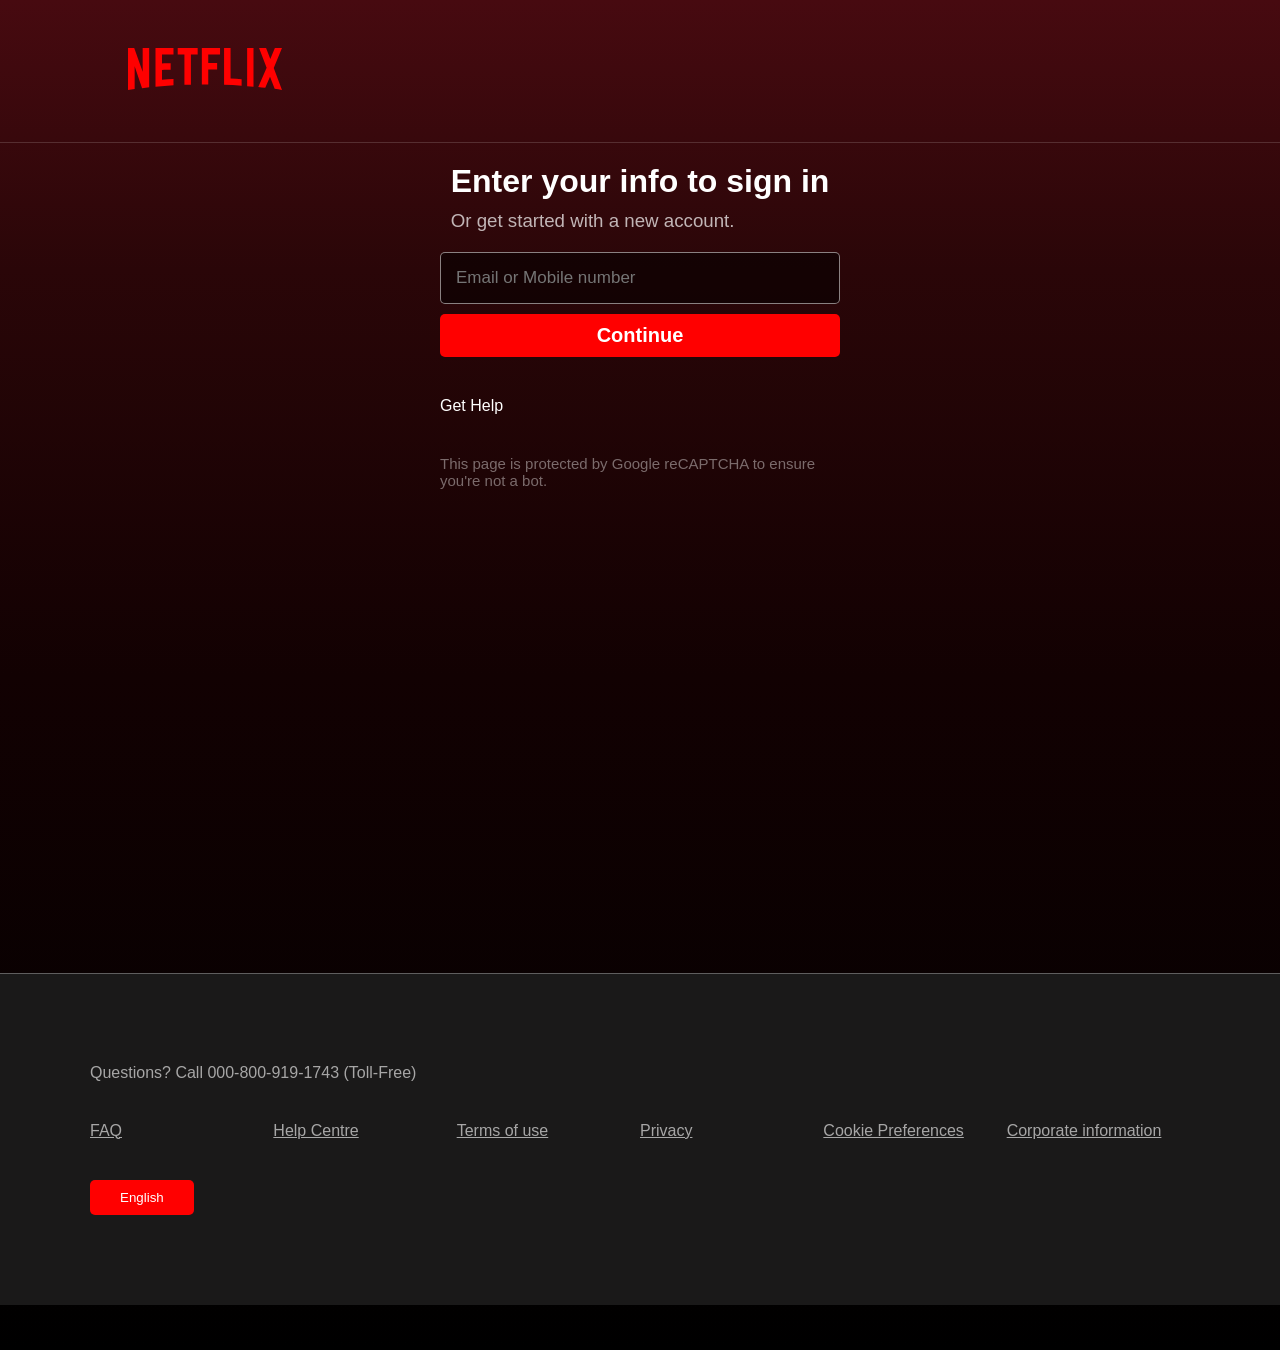
<file: signin.html>
<!DOCTYPE html>
<html lang="en">
<head>
    <meta charset="UTF-8">
    <meta name="viewport" content="width=device-width, initial-scale=1.0">
    <title>Netflix</title>
    <link rel="icon" href="favicon.ico" type="image/x-icon">
    <link rel="stylesheet" href="signin.css">
</head>
<body>
    <header>
        <div class="logo"><img src="Assets/logo (1).svg"></div>
    </header>
    <div class="container">
        <div class="box1">
        <h1 class="hero_text">Enter your info to sign in</h1>
        <h3 class="under_text">Or get started with a new account.</h3>
        </div>
        <div class="box2">
        <input type="email" placeholder="Email or Mobile number">
        <button>Continue</button>
        <p class="help">Get Help</p>
        <p class="bot">This page is protected by Google reCAPTCHA to ensure you're not a bot.</p>
        </div>
    </div>
    <footer>
        <main>
            <div class="ques">
                <p>Questions? Call 000-800-919-1743 (Toll-Free)</p>
            </div>
            <div class="grid">
                <a href="#">FAQ</a>
                <a href="#">Help Centre</a>
                <a href="#">Terms of use</a>
                <a href="#">Privacy</a>
                <a href="#">Cookie Preferences</a>
                <a href="#">Corporate information</a>
            </div>
            <div class="lang">
                <button>
                    English
                </button>
            </div>
        </main>
    </footer>
</body>
</html>
</file>
<file: style.css>
*{
    margin: 0;
    padding: 0;
    font-family:"Inter",sans-serif;
}
.background{
    background-image:url(Assets/imgs/background-img.jpg);
    min-height: 100vh;
    width: 100%;
    background-repeat: no-repeat;
    background-size: cover;
}
.box{
    min-height: 100vh;
    width: 100%;

    background-image: linear-gradient(
        7deg,
        rgba(0, 0, 0, 0.85) 10%,
        rgba(0, 0, 0, 0.6) 60%,
        rgba(0, 0, 0, 0.9) 100%
    );
}
.nav{
    min-height: 90px;
    box-sizing: border-box;
    padding-inline:clamp(1rem,5vw,10rem);
    max-width: 120rem;
    margin:0 auto -7.5rem auto;
    display: flex;
    justify-content: space-between;
    align-items: center;
    margin-bottom:30px ;
    flex-wrap: wrap;
}

.left{
    display: flex;
    align-items: center;
    justify-content: left;
}
.right{
    display: flex;
    justify-content: right;
    gap: 10px;
}
.signin{
    background-color: red;
    margin: 10px;
    padding: 10px;
    color:white;
    font-size: 20px;
    border-radius:5px;
    border:2px white ;
    cursor: pointer;
}
.eng{
    margin: 10px;
    background-color: rgba(0, 0, 0, 0.753);
    color: rgb(255, 255, 255);
    padding: 0.6rem 1rem;
    border-radius:5px;
    border:2px white ;
    display: flex;
    align-items: center;
    justify-content: space-around;
    font-size: 20px;
}
.middle{
    display: flex;
    justify-content: center;
}
.body{
    min-height: calc(100vh - 15vh);
    display: flex;
    flex-direction: column;
    justify-content: center;
    align-items: center;
    text-align: center;
    padding: 2rem;
}
.main_text{
    color: white;
    font-size:clamp(2rem,6vw,2.3rem);
    font-weight: 800;
}
.heading2{
    margin-bottom: 16px;
}
.text1{
    color: white;
    font-size: 1.8rem;
    margin-bottom: 30px;
}
.text2{
    color: white;
    font-size: 1.45rem;
    margin-bottom: 20px;
}
.inputs{
    display: flex;
    flex-wrap: wrap;
    align-items: center;
    justify-content: center;
}
.mail{
    max-width: 450px;
    width: 100%;
    background-color: rgba(0, 0, 0, 0.425);
    border-radius: 10px;
    color:rgb(255, 255, 255);
    font-size: 20px;
    margin: 10px;
    padding: 30px;
    box-sizing:border-box;
}
.start{
    background-color: red;
    margin: 10px;
    padding: 20px;
    font-size: 20px;
    border-radius: 10px;
    color: white;
    font-size: 25px;
}
.section2{
    background-color: black;
    padding-bottom: 5rem;
    display: flex;
    flex-direction: column;

}
.divider{
    position: relative;
    height: 90px;
    overflow: hidden;
    background-color: black;
}

.divider::before{
    content: "";

    position: absolute;

    width:100%;
    transform:scaleX(1.3);
    top: 0;

    height: 100px;

    border-top: 4px solid #ff0057;

    border-radius: 50%;

    background: radial-gradient(
        50% 500% at 50% -420%,
        rgba(64, 97, 231, 0.4) 80%,
        rgba(0, 0, 0, 0.1) 100%
    );
}
.trending{
    width: min(100% - 3rem,1200px);
    margin-inline: auto;
    display: flex;
    flex-direction: column;
    gap:30px;
}
.trends{
    color: white;
    font-size: 37px;
}
.posters{
    display:flex;
    color: white;
    gap: 30px;
    flex-wrap: wrap;
    justify-content:center;
}
.posters img:hover{
    transform: scale(1.05);
}
.posters img{
    width: 250px;
    border-radius: 10px;
    transition: transform 0.5s ease;
}
.heading3{
    display: flex;
    flex-direction: column;
    width: min(100% - 3rem,1200px);
    margin-inline: auto;
    margin-top: 5rem;

}
.reasons{
    color: white;
    font-size: 37px;
    margin-bottom: 2rem;
}
.about{
    color: white;
    display: flex;
    justify-content: center;
    gap:30px;
    flex-wrap: wrap;
    width: min(100% - 3rem,1200px);
    
}
.card{
    max-width: 300px;
    background:
    radial-gradient(
        circle at top left,
        rgba(13, 19, 65, 0.9),
        transparent 40%
    ),

    linear-gradient(
        135deg,
        #1b2240 0%,
        #170f23 45%,
        #210d19 100%
    );
    border-radius: 10px;
    display: flex;
    flex-direction: column;
    justify-content:space-between ;
    gap: 20px;
    padding: 10px;
    min-height: 410px;
    transition: transform 0.5s ease;
}
.card:hover{
    transform: scale(1.05);
}
.card h3{
    font-size: clamp(1.5rem, 4vw, 2.5rem);
    margin-bottom: 20px;
}
.card p{
    font-size: 23px;
    color: rgba(255, 255, 255, 0.685);
    margin-bottom: 40px;
}
.card div{
    display: flex;
    align-items:end;
    justify-content:right;
}

.left img{
    width: clamp(100px,25vw,180px);
}

@media (max-width:386px) {
    
    
}
.section3{
    background-color: black;
    color: white;
    padding: 4rem 0;
}

.section3 .ques{
    width: min(100% - 3rem, 1200px);
    margin-inline: auto;
    margin-bottom: 1.5rem;
    font-size: clamp(2rem,4vw,3rem);
}

.questions{
    width: min(100% - 3rem, 1200px);
    margin-inline: auto;

    display: flex;
    flex-direction: column;
    gap: 10px;
}

.box2{
    background-color: #2d2d2d;

    display: flex;
    justify-content: space-between;
    align-items: center;

    padding: 1.5rem;

    transition: background-color 0.3s ease;
    cursor: pointer;
}

.box2:hover{
    background-color: #414141;
}

.box2 h2{
    font-weight: 400;
    font-size: clamp(1rem,2vw,1.5rem);
}

.box2 svg{
    flex-shrink: 0;
}
.section4{
    width: 100%;
    min-height: 100vh;   
    background-color: black;
    color: white;
    display: flex;
    flex-direction: column;
    align-items: center;
}
.section4 p{
    font-size: 18px;
}
.mail2{
    display: flex;
    justify-content: center;
    flex-wrap: wrap;
    width: 100%;    
    margin-bottom:clamp(8rem,5vh,10rem);
}
.mail2 input{
    max-width: 600px;
    width: 100%;
}
.mail2 button{
    padding: 10px;
    margin: 10px;
}
.help{
    display: flex;
    justify-content: left;
    width:min(100% - 3rem,1200px);
    margin-inline:auto;}
.help a, .help p{
    color: rgba(255, 255, 255, 0.6);
    font-size: 15px;
}
.links{
    display: flex;
    justify-content: left;
    width:min(100% - 3rem,1200px);
    margin-inline:auto;
    margin-top: 3rem;
}
.small_links{
    list-style: none;

    display: grid;

    grid-template-columns:
    repeat(auto-fit,minmax(140px,1fr));

    gap: 1rem 2rem;

    width: 100%;

    padding: 0;
}

.small_links a{
    color: rgba(255,255,255,0.7);
    font-size: 0.9rem;
    text-decoration: underline;
    cursor: pointer;
}
.eng2{
    display: flex;
    justify-content: left;
    width:min(100% - 3rem,1200px);
    margin-inline:auto;
}
.eng2 .eng{
    background-color:rgb(29, 28, 28);
    border: 2px solid white;
    scale: 0.9;
    margin-bottom: 2rem;
}
.sitename{
    width:min(100% - 3rem,1200px);
    margin-inline:auto;
    display: flex;
    justify-content: left;
    color: rgba(255, 255, 255, 0.6);
}
.sitename p{
    font-size: 14px;
}
.bot{
    display: flex;
    justify-content: left;
    width:min(100% - 3rem,1200px);
    margin-inline:auto;
}
.bot p{
    font-size: 14px;
    color:rgb(255, 255, 255,0.6);
    margin:30px 0px;
}












/*Media Queries📺🎥🎬📽🎦*/

/* 4K - 2560px*/
@media (max-width:2560px) {
    .main_text{
            /* font-size:clamp(2rem,6vw,2.3rem); */
            font-size: 3rem;
    }
    .text1{
        font-size: 2.5rem;    
    }
    .text2{
        font-size: 2rem;
    }
    .trending{
        width: min(100% - 3rem,1700px);
    }
    .posters img{
        width: 300px;
    }
    
}


/* Laptop L - 1440px*/
@media (max-width:1440px) {
    .main_text{
            /* font-size:clamp(2rem,6vw,2.3rem); */
            font-size: 1.7rem;
    }
    .text1{
        font-size: 1.6rem;    
    }
    .text2{
        font-size: 1.3rem;
    }
    .mail{
        scale:0.8;
    }
    .start{
        scale: 0.9;
    }
    .trending{
            width: min(100% - 3rem,1300px);
    }
    .posters img{
        width: 240px;
    }
    .reasons, .trends,.ques{
            font-size: 32px;
    }
}


/* Laptop - 1024px */
@media (max-width:1024px) {
    .main_text{
            /* font-size:clamp(2rem,6vw,2.3rem); */
            font-size: 1.5rem;
    }
    .text1{
        font-size: 1.4rem;    
    }
    .text2{
        font-size: 1.1rem;
    }
    .mail{
        scale:0.7;
    }
    .start{
        scale: 0.8;
    }
    .trending{
            width: min(100% - 3rem,1000px);
    }
    .posters img{
        width: 200px;
    }
    .reasons, .trends,.ques{
            font-size: 30px;
    }
}


/* Tablet - 786px */
@media (max-width:786px) {
    .nav{
        padding-inline:1rem;

    }
    .left img{
        width: 120px;
    }
    .eng, .signin{
        font-size:14px;
        padding: 0.5rem,0.8rem;
    }
    .main_text{
            /* font-size:clamp(2rem,6vw,2.3rem); */
            font-size: 1.3rem;
    }
    .mail{
        max-width: 300px;
        width: 100%;
    }
    .box2 h2{
        font-size: 20px;
    }
    .box2 svg{
        scale:0.7;
    }
    .box2 h2{
        font-size: 20px;
    }
    .box2 svg{
        scale:0.7;
    }
    .ques{
        font-size:25px;
    }
    .text1{
        font-size: 1.2rem;    
    }
    .text2{
        font-size: 1rem;
    }
    .trending{
            width: min(100% - 3rem,900px);
    }
    .posters img{
        width: 150px;
    }
    .card{
        max-width:250px;
    }
    .reasons, .trends,.ques{
            font-size: 27px;
    }
    .section4 p{
        font-size:15px;
        padding:2rem;
    }
}


/* Mobile L - 425px */
@media (max-width:425px) {
    .lang-text{
        display: none;
    }
    .left img{
        width: 100px;
    }
    .main_text{
            /* font-size:clamp(2rem,6vw,2.3rem); */
            font-size: 1.2rem;
    }
    .text1{
        font-size: 1rem;    
    }
    .text2{
        font-size: 0.8rem;
    }
    .mail{
        scale:0.7;
    }
    .start{
        scale: 0.6;
    }
    .card{
        max-width:230px;
    }
    .reasons, .trends,.ques{
            font-size: 25px;
    }
}


/* Mobile M - 375px */
@media (max-width:375px) {
    .main_text{
            /* font-size:clamp(2rem,6vw,2.3rem); */
            font-size: 1rem;
    }
    .reasons, .trends,.ques{
            font-size: 23px;
    }
}


/* Mobile S - 320px */
@media (max-width:320px) {
    .reasons, .trends,.ques{
            font-size:20px;
    }
    .ques{
        margin: 0px;
    }
}
</file>
<file: signin.css>
*{
    margin: 0;
    padding: 0;
    font-family:"Inter",sans-serif;
    box-sizing: border-box;
}
body{
    min-height: 150vh;
    background:
    linear-gradient(
        #470a10 0%,
        #2a0608 20%,
        #120102 50%,
        #000 100%);
}
header{
    padding: clamp(1rem,5vw,3rem);
    padding-inline: 10vw;
    border-bottom: 1px solid rgba(255, 255, 255, 0.151);
}
.logo img{
    width:clamp(100px,12vw,400px);
}
.container{
    min-height: 90vh;  
    width: 100%;
    display: flex;
    align-items: center;
    flex-direction: column;
    gap: 20px;
    margin-top: 20px;
}
.box1{
    display: flex;
    flex-direction: column;
    gap: 10px;
    color: white;
}
.box2{
    display: flex;
    gap: 10px;
    flex-direction: column;
    color: white;
}
.under_text{
    color: rgba(255, 255, 255, 0.7);
    font-weight: 200;
}
.box2 input{
    background-color: rgba(0, 0, 0, 0.514);
    border: 1px solid rgba(255, 255, 255, 0.5);
    width: 100%;
    max-width: 400px;
    padding: 15px;
    border-radius: 5px;
    color: white;
    font-size: 17px;
}
.box2 button{
    background-color: red;
    color: white;
    border: 0px;
    border-radius: 5px;
    width: 100%;
    max-width: 400px;
    padding: 10px;
    font-size: 20px;
    font-weight: 700;
}
.box2 button:hover{
    background-color:#c11119;
    cursor:pointer;
}
.box2 p{
    width: 100%;
    max-width: 400px; 
    margin-top: 30px;
}
.box2 .bot{
    color: rgba(255, 255, 255, 0.411);
    font-size: 15px;
}
footer{
    background-color: rgb(26, 25, 25);
    padding: 90px;
    border-top: 1px solid rgba(255, 255, 255, 0.301);
}
footer main{
    display: flex;
    flex-direction: column;
    gap: 40px;
    color: rgba(255, 255, 255, 0.616);
}
.grid{
    display: grid;
    grid-template-columns:repeat(auto-fit,minmax(140px,1fr));
}
.grid a{
    color: rgba(255, 255, 255, 0.615);
}
.lang button{
    background-color: red;
    padding: 10px 30px;
    border: 0px;
    border-radius: 5px;
    color:white;
}
</file>
